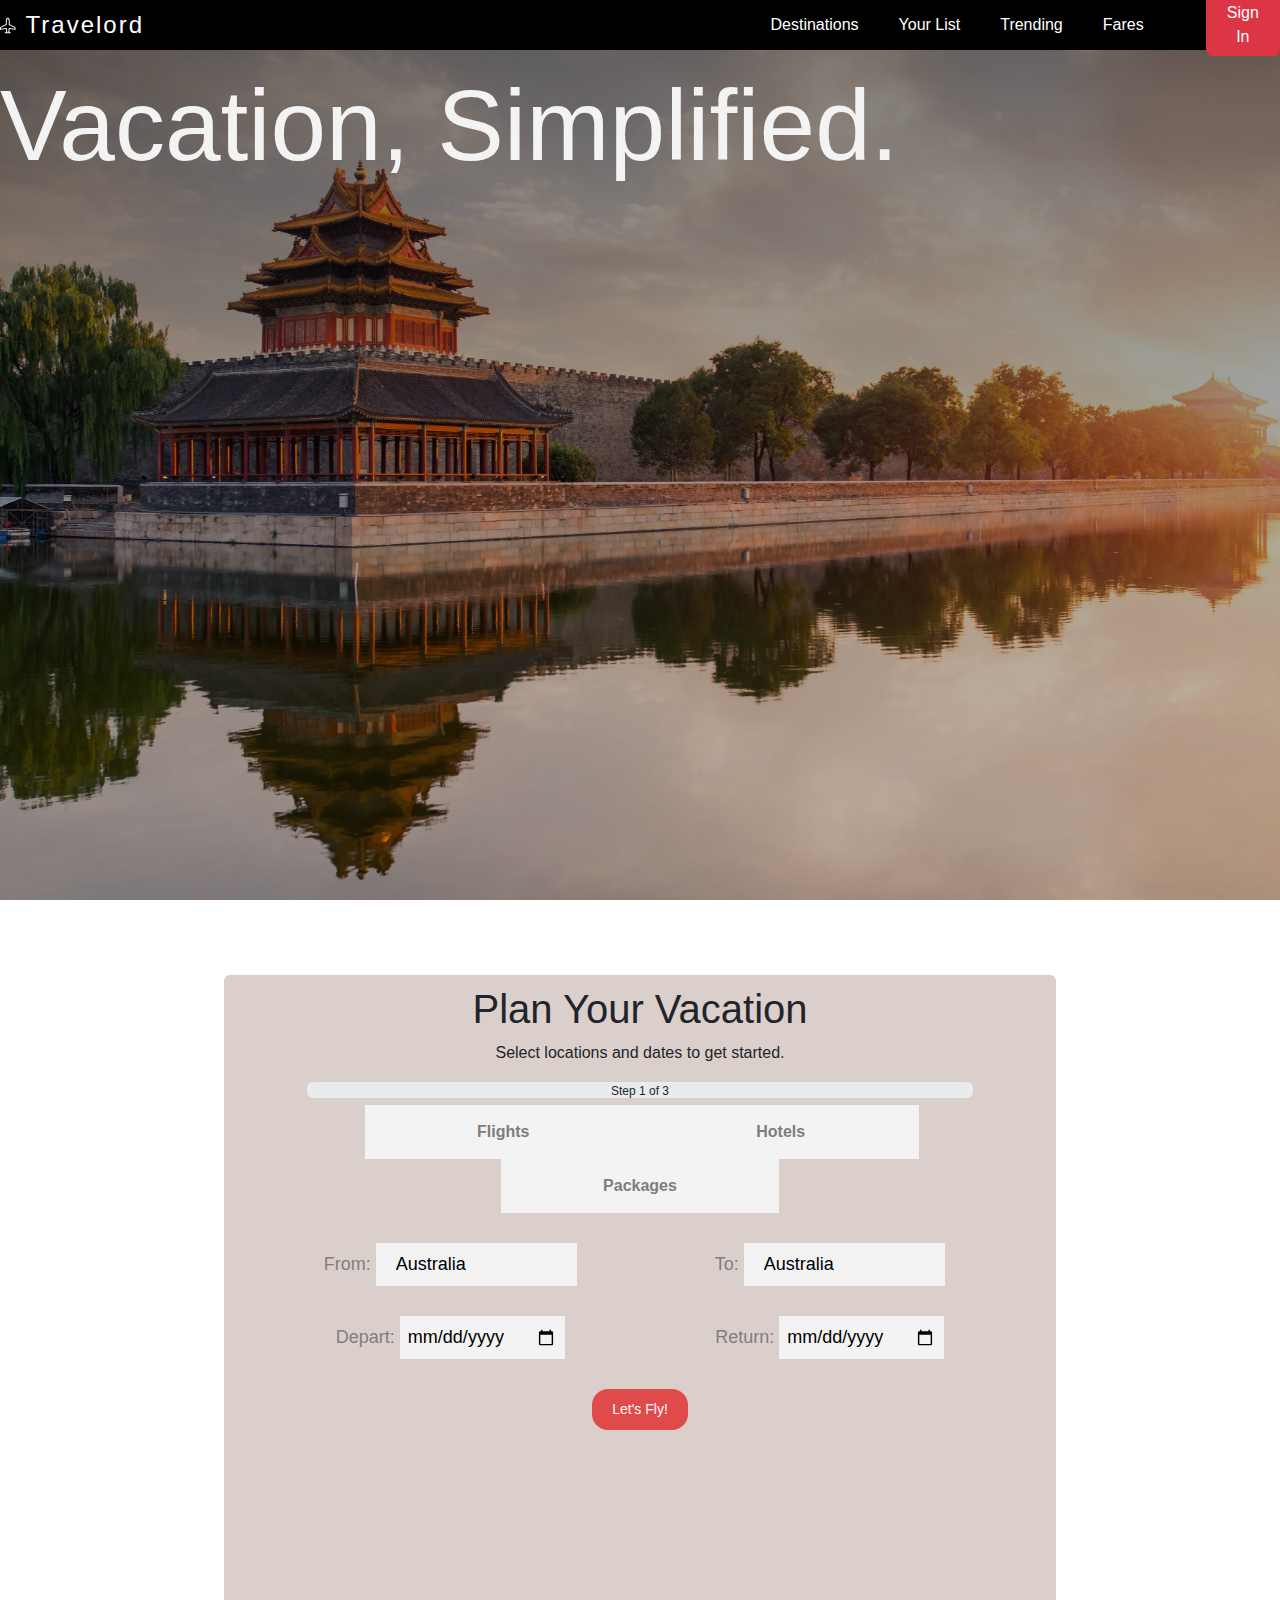
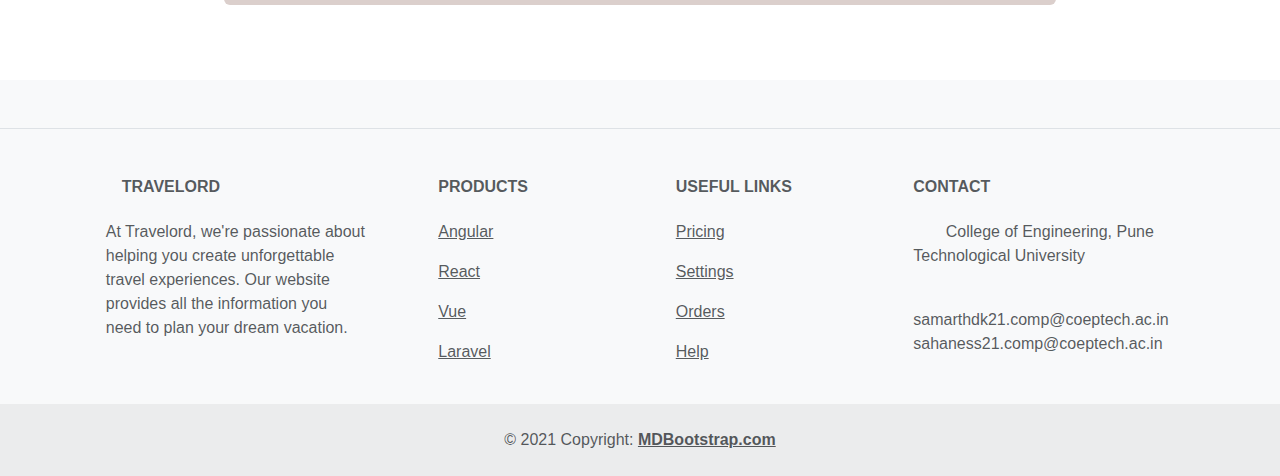
<file: travel website/index.html>
<!DOCTYPE html>
<html lang="en">

<head>
    <meta charset="UTF-8">
    <meta http-equiv="X-UA-Compatible" content="IE=edge">
    <meta name="viewport" content="width=device-width, initial-scale=1.0">
    <link href="https://cdn.jsdelivr.net/npm/bootstrap@5.2.3/dist/css/bootstrap.min.css" rel="stylesheet">
    <link rel="stylesheet" href="https://cdnjs.cloudflare.com/ajax/libs/font-awesome/4.7.0/css/font-awesome.min.css">
    <link href="https://fonts.googleapis.com/css?family=Open+Sans:400,700" rel="stylesheet">
    <script src="https://cdn.jsdelivr.net/npm/bootstrap@3.4.1/dist/js/bootstrap.min.js" integrity="sha384-aJ21OjlMXNL5UyIl/XNwTMqvzeRMZH2w8c5cRVpzpU8Y5bApTppSuUkhZXN0VxHd" crossorigin="anonymous"></script>
    <link rel="stylesheet" href="styles.css">
    <title>Travelord</title>
</head>

<body>
    <header>
        <nav>
            <svg xmlns="http://www.w3.org/2000/svg" width="16" height="23" fill="currentColor" class="bi bi-airplane"
                viewBox="0 0 16 16">
                <path
                    d="M6.428 1.151C6.708.591 7.213 0 8 0s1.292.592 1.572 1.151C9.861 1.73 10 2.431 10 3v3.691l5.17 2.585a1.5 1.5 0 0 1 .83 1.342V12a.5.5 0 0 1-.582.493l-5.507-.918-.375 2.253 1.318 1.318A.5.5 0 0 1 10.5 16h-5a.5.5 0 0 1-.354-.854l1.319-1.318-.376-2.253-5.507.918A.5.5 0 0 1 0 12v-1.382a1.5 1.5 0 0 1 .83-1.342L6 6.691V3c0-.568.14-1.271.428-1.849Zm.894.448C7.111 2.02 7 2.569 7 3v4a.5.5 0 0 1-.276.447l-5.448 2.724a.5.5 0 0 0-.276.447v.792l5.418-.903a.5.5 0 0 1 .575.41l.5 3a.5.5 0 0 1-.14.437L6.708 15h2.586l-.647-.646a.5.5 0 0 1-.14-.436l.5-3a.5.5 0 0 1 .576-.411L15 11.41v-.792a.5.5 0 0 0-.276-.447L9.276 7.447A.5.5 0 0 1 9 7V3c0-.432-.11-.979-.322-1.401C8.458 1.159 8.213 1 8 1c-.213 0-.458.158-.678.599Z" />
            </svg>
            <div class="Travelord"><a href="#">Travelord</a></div>
            <div class="header-links">
                <a href="#">Destinations</a>
                <a href="yourlist.html" target="_self">Your List</a>
                <a href="#">Trending</a>
                <a href="#">Fares</a>
                <!-- <a href="#">About</a> -->
            </div>
            <a class="btn btn-danger" href="loginpage.html" target="main" role="button">Sign In</a>
        </nav>
        <p class="background-text">Vacation, Simplified.</p>
    </header>

    <!-- <div class="booking-form-box">
        <div class="radio-btn">
        <input type="radio" class="btn" name="check" checked="checked"><span>Roundtrip</span>
        <input type="radio" class="btn" name="check"><span>One Way</span>
        <input type="radio" class="btn" name="check"><span>Multi-City</span>
        </div>
        
        <div class="booking-form">
        <label>Flying From</label>
        <input type="text" class="form-control" placeholder="City or Airport">
        <label>Flying To</label>
        <input type="text" class="form-control" placeholder="City or Airport">
        <div>
        
        <div class="input-grp">
        <label>Departing</label>
        <input type="date" class="form-control select-date">
        </div>
        
        <div class="input-grp">
        <label>Returning</label>
        <input type="date" class="form-control select-date">
        </div>
        
        <div class="input-grp">
        <label>Adults</label>
        <input type="number" class="form-control" value="0">
        </div>
        
        <div class="input-grp">
        <label>Children</label>
        <input type="number" class="form-control" value="0">
        </div>
       
        <div class="input-grp">		
        <label>Travel Class</label>
        <select class="custom-select">
        <option value="1">Economy Class</option>
        <option value="2">Buisness Class</option>
        </select>
        </div>
        
        <div class="input-grp">
        <button type="button" class="btn btn-primary" flight>Show Flights</button>
        </div>
    </div> -->

    <!-- <h1>book my trip</h1>
    <div class="booking-form">

    <p class="marketing">offers a quick nd easy way to book tickets online</p>
    
    <input type="radio" name="go"> <span>Flight</span>
    <input type="radio" name="go" checked> <span>Train</span>
    <input type="radio" name="go"> <span>Bus</span>
    <input type="text" placeholder="Your Name" name='come'>
    <span class='cal'>
    <input type="text" placeholder="Date" name='come'>
    </span>
    <select><option class='opy'>Destination City</option></select>
    <select><option>Select Class</option></select>
    <select><option>Adults</option></select>
    <select><option>Children</option></select>
    <input type='submit' value='Submit'>

    </div>
    
    <p>&copy; 2017 Book My Trip All right reserved | designed by RH20</p> -->

    
    <!-- Form for Entering the destination country/ city -->
    <main class ="content">
        <form class="form">
        <div class ="title">
          <h1>Plan Your Vacation</h1>
            <p>Select locations and dates to get started.</p>
        </div>
        <div class="progress">
          <p>Step 1 of 3</p>
        <div class="progress-bar">
          <div class="bar-pink">
            <p>33%</p>
          </div>
         </div>
        </div>
        <div class ="categories">
          <button class="flights button">Flights</button>
          <button class="Hotels button">Hotels</button>
          <button class ="Packages button">Packages</button>
        </div>
       <div class="row1">
        <div class="locations from-location1">
         <label class="from-location2" for="from">From:</label>
          <select class="from">
            <option value="England">Australia</option>
            <option value="England">Asgard</option>
            <option value="England">Brazil</option>
            <option value="England">Burma</option>
            <option value="England">Burundi</option>
            <option value="England">China</option>
            <option value="England">Congo</option>
            <option value="England">Dominican Republic</option>
            <option value="England">England</option>
            <option value="England">El Salvador</option>
            <option value="England">Ethiopia</option>
            <option value="India">India</option>
            <option value="England">Iraq</option>
            <option value="Italy">Italy</option>
            <option value="England">Japan</option>
            <option value="England">Russia</option>
            <option value="England">Somalia</option>
            <option value="England">Syria</option>
            <option value="United States">United States</option>
            <option value="England">Yemen</option>
            <option value="Wakanda">Wakanda</option>
          </select>
        </div>
        <div class="locations to-location1">
          <label class="to-location2" for="to">To:</label>
          <select class="to">
           <option value="England">Australia</option>
            <option value="England">Asgard</option>
            <option value="England">Brazil</option>
            <option value="England">Burma</option>
            <option value="England">Burundi</option>
            <option value="England">China</option>
            <option value="England">Congo</option>
            <option value="England">Dominican Republic</option>
            <option value="England">England</option>
            <option value="England">El Salvador</option>
            <option value="England">Ethiopia</option>
            <option value="India">India</option>
            <option value="England">Iraq</option>
            <option value="Italy">Italy</option>
            <option value="England">Japan</option>
            <option value="England">Russia</option>
            <option value="England">Somalia</option>
            <option value="England">Syria</option>
            <option value="United States">United States</option>
            <option value="England">Yemen</option>
            <option value="Wakanda">Wakanda</option>
          </select>
        </div>
      </div>
        <div class="row2">
          <div class="dates depart">
            <label class="depart-date" for="depart">Depart:</label>
            <input class="departure-date" type="date"></input>
          </div>
          <div class="dates return">
            <label class="returning-date" for="return">Return:</label>
            <input class="return-date" type="date"></input>     
          </div>
        </div>
        <div class="next-button">
        <button class="next" value="submit">Let's Fly!</button>
          </div>
        </form>
      </main>
    


    
<!-- Footer -->
<footer class="text-center text-lg-start bg-light text-muted">
  <!-- Section: Social media -->
  <section class="d-flex justify-content-center justify-content-lg-between p-4 border-bottom">
    <!-- Left -->
    
    <!-- Left -->

    <!-- Right -->
  
    <!-- Right -->
  </section>
  <!-- Section: Social media -->

  <!-- Section: Links  -->
  <section class="">
    <div class="container text-center text-md-start mt-5">
      <!-- Grid row -->
      <div class="row mt-3">
        <!-- Grid column -->
        <div class="col-md-3 col-lg-4 col-xl-3 mx-auto mb-4">
          <!-- Content -->
          <h6 class="text-uppercase fw-bold mb-4">
            <i class="fas fa-gem me-3"></i>Travelord
          </h6>
          <p>
            At Travelord, we're passionate about helping you create unforgettable travel experiences. 
            Our website provides all the information you need to plan your dream vacation.

          </p>
        </div>
        <!-- Grid column -->

        <!-- Grid column -->
        <div class="col-md-2 col-lg-2 col-xl-2 mx-auto mb-4">
          <!-- Links -->
          <h6 class="text-uppercase fw-bold mb-4">
            Products
          </h6>
          <p>
            <a href="#!" class="text-reset">Angular</a>
          </p>
          <p>
            <a href="#!" class="text-reset">React</a>
          </p>
          <p>
            <a href="#!" class="text-reset">Vue</a>
          </p>
          <p>
            <a href="#!" class="text-reset">Laravel</a>
          </p>
        </div>
        <!-- Grid column -->

        <!-- Grid column -->
        <div class="col-md-3 col-lg-2 col-xl-2 mx-auto mb-4">
          <!-- Links -->
          <h6 class="text-uppercase fw-bold mb-4">
            Useful links
          </h6>
          <p>
            <a href="#!" class="text-reset">Pricing</a>
          </p>
          <p>
            <a href="#!" class="text-reset">Settings</a>
          </p>
          <p>
            <a href="#!" class="text-reset">Orders</a>
          </p>
          <p>
            <a href="#!" class="text-reset">Help</a>
          </p>
        </div>
        <!-- Grid column -->

        <!-- Grid column -->
        <div class="col-md-4 col-lg-3 col-xl-3 mx-auto mb-md-0 mb-4">
          <!-- Links -->
          <h6 class="text-uppercase fw-bold mb-4">Contact</h6>
          <p><i class="fas fa-home me-3"></i> College of Engineering, Pune Technological University</p>
          <p>
            <i class="fas fa-envelope me-3"></i>
            samarthdk21.comp@coeptech.ac.in
            sahaness21.comp@coeptech.ac.in
          </p>
          
        </div>
        <!-- Grid column -->
      </div>
      <!-- Grid row -->
    </div>
  </section>
  <!-- Section: Links  -->

  <!-- Copyright -->
  <div class="text-center p-4" style="background-color: rgba(0, 0, 0, 0.05);">
    © 2021 Copyright:
    <a class="text-reset fw-bold" href="https://mdbootstrap.com/">MDBootstrap.com</a>
  </div>
  <!-- Copyright -->
</footer>
<!-- Footer -->






</body>

</html>
</file>
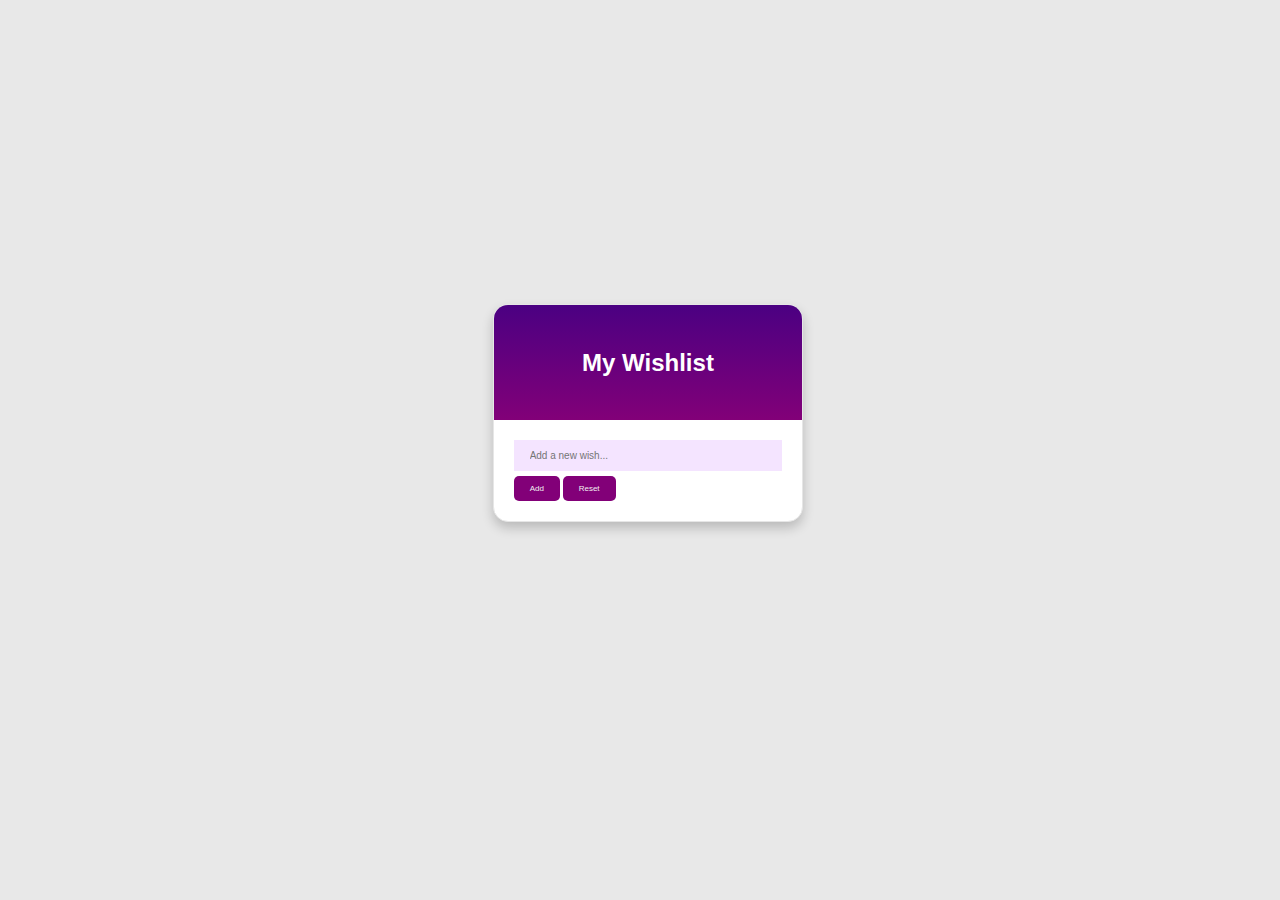
<file: travel website/yourlist.html>
<!DOCTYPE html>
<html lang="en">
<head>
    <meta charset="UTF-8">
    <meta http-equiv="X-UA-Compatible" content="IE=edge">
    <meta name="viewport" content="width=device-width, initial-scale=1.0">
    <link rel="stylesheet" href="yourlist.css">
    <!-- <script src="yourlist.js"></script> -->
    <title>Document</title>

</head>

<body>
    
    <section class="content-area">
        <div class="container">
          <header class="header">
            <h2>My Wishlist</h2>
          </header>
          <div class="list-area">
            <div class="input-area">
              <input type="text" id="new-wish-input" placeholder="Add a new wish...">
              <button id="add-wish-button" class="btn">Add</button>
              <button id="reset-button" class="btn">Reset</button>
            </div>
            <ul id="wish-list"></ul>
          </div>
        </div>
      </section>


      <!-- JAVSCRIPT FOR SAVING THE ADDED WISHLIST ELEMENT -->
      <script>console.log("hello");

        //Declare global variables
        const input = document.getElementById("new-wish-input");
        const wishList = document.getElementById("wish-list");
        
        // Add input to list when "Add" button clicked
        // Add event listener to Add button
        const elem = document.getElementById("add-wish-button");
        if(elem == null){
          console.log("NULL aahe");
        }
        elem.addEventListener("click", addWish);
        // Define addWish function
        function addWish() {
          // Create list item when a new wish is entered
          if (input.value !== "") {
            const li = document.createElement("li");
            li.className = "wish-item";
        
            //Include a checkbox in the list item and add an event listener
            const checkBox = document.createElement("input");
            checkBox.type = "checkbox";
            checkBox.className = "check-box";
            checkBox.addEventListener("change", toggleWishCompletion);
        
            //Include the input value as the text of the list item
            const wishText = document.createElement("span");
            wishText.textContent = input.value;
        
            //Include a button for deleting the list item and add an event listener
            const deleteButton = document.createElement("span");
            deleteButton.textContent = "x";
            deleteButton.className = "delete-button";
            deleteButton.addEventListener("click", deleteWish);
        
            //Append each component defined above to the list item
            li.appendChild(checkBox);
            li.appendChild(wishText);
            li.appendChild(deleteButton);
        
            //Append the list item to the list
            wishList.appendChild(li);
        
            //Clear the input value, resets back to placeholder value
            input.value = "";
          }
        }
        
        //Toggle checkbox status
        function toggleWishCompletion() {
          const wishItem = this.parentElement;
          wishItem.classList.toggle("completed");
        }
        
        //Delete specific wish from list
        function deleteWish() {
          const wishItem = this.parentElement;
          wishItem.remove();
        }
        
        // Remove all items from list when "Reset" button clicked
        // Add event listener to Reset button
        document.getElementById("reset-button").addEventListener("click", resetList);
        
        // Define reset function
        function resetList() {
          //Remove all items list items from ul
          wishList.innerHTML = "";
          //Clear the input value, resets back to placeholder value
          input.value = "";
        }
        </script>
</body>
</html>
</file>
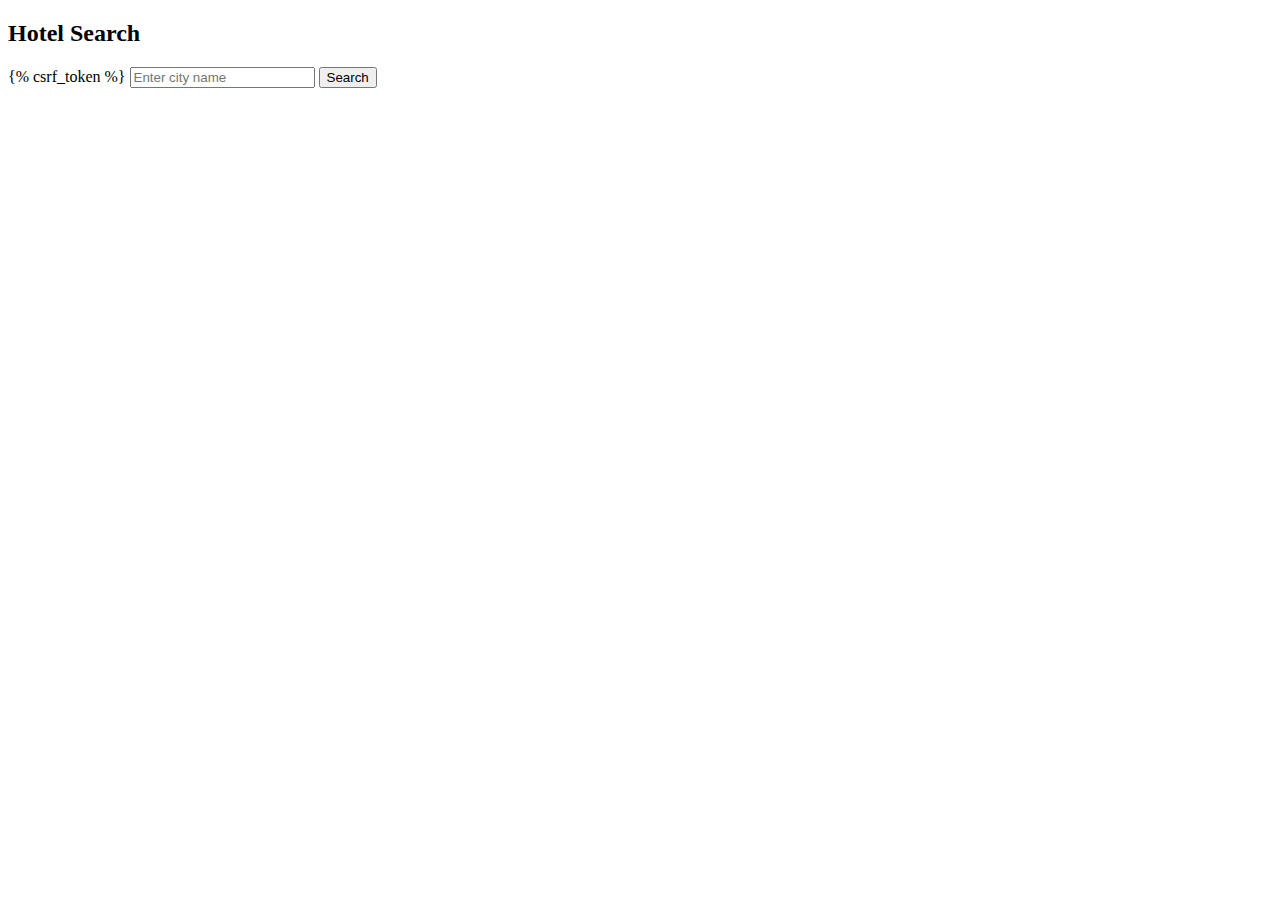
<file: hotel_scraping_project/hotels/templates/hotel_search.html>
<!DOCTYPE html>
<html lang="en">
<head>
    <meta charset="UTF-8">
    <meta http-equiv="X-UA-Compatible" content="IE=edge">
    <meta name="viewport" content="width=device-width, initial-scale=1.0">
    <title>Document</title>
</head>
<body>
    <h2>Hotel Search</h2>
    <form method="post">
        {% csrf_token %}
        <input type="text" name="city" placeholder="Enter city name">
        <button type="submit">Search</button>
    </form>    
</body>
</html>
</file>
<file: travel website/styles.css>
body {
    font-family: sans-serif;
    margin: 0;
    padding: 0;
}

header {
    width: 100%;
    background: linear-gradient(rgba(0, 0, 0, 0.5), rgba(0, 0, 0, 0.2)), url('main.jpg');
    background-size: cover;
    height: 100vh;
}

header p{
    color: #F3F3F3;
    font-size: 100px;
    font-weight: 400;
}

nav {
    margin-top: 0px;
    width: 100%;
    height: 50px;
    color: white;
    background-color: black;
    display: flex;
    justify-content: left;
    align-items: center;
}

.Travelord {
    width: 30%;
    margin-left: 10px;
    /* margin-right: 150px; */
    font-size: x-large;
    padding-left: 0px;
    letter-spacing: 2px;
}

.Travelord a {
    text-decoration: none;
    color: white;
}

.header-links {
    width: 50%;
    margin-left: 150px;
    margin-right: 30px;
    display: flex;
    justify-content: center;
    align-items: center;
    padding-left: 190px;
}

.header-links a {
    padding: 10px 20px;
    text-decoration: none;
    color: white;
}

#success_message {
    display: none;
}



/* Form to take input of the destination */
/* .booking-form-box
{
    max-width:350px;
    border:1px solid #ced4da;
    margin:10% auto 0;
}
.radio-btn
{
    margin: 0 20px;
}
.radio-btn .btn
{
    margin:20px 10px 20px 0;
    box-shadow:none;
}
.radio-btn .btn::after
{
    content:'';
    height:15px;
    width:15px;
    top:-2px;
    left:-1px;
    background-color:#fff;
    position:relative;
    display: inline-block;
    border: 3px solid #fff;
    visibility:visible;
    border-radius:50%;
}
.radio-btn .btn:checked::after
{
    content:'';
    background-color:#000;
    transition:0.5s;
}
.radio-btn span
{
    color: #fff;
    margin-right:5px;
    font-size:12px;
}
.booking-form-box
{
    padding:0 20px 20px;
}
.booking-form label
{
    margin-bottom:5px;
    margin-top:10px;
    font-size:12px;
    color:#fff;
}
input::placeholder
{
    color: #fff !important;
}
.input-grp
{
    width:151px;
    display:inline-block;
}
.formcontrol
{
    font-size:12px !important;
    border-radius:0 !important;
    color:#fff !important;
    background: transparent !important;
    box-shadow:none !important;
}
.select-date::-webkit-inner-spin-button,
.select-date::-webkit-outer-spin-button
{
    -webkit-appearance: none;
    margin: 0px;
}
.select-date::-webkit-calender-picker-indicator
{
    background: transparent !important;
}
.custom-select
{
    color:#fff !important;
    font-size:12px !important;
    border:1px solid #ced4da !important;
    box-shadow:none !important;
    border-radius:0 !important;
    background:transparent !important;
}
.custom-select option
{
    color: #333;
}
.flight
{
    width:100px;
    padding:9px 0;
    font-size:12px;
    border:1px solid #ced4da !important;
    box-shadow:none !important;
    border-radius:0 !important;
    background:transparent !important;
}
.flight:hover
{
    background:#fff!important;
    color:000 !important;
    transition:0.5s
} */




/* *
{
  margin:0;
  box-sizing:border-box;
  padding:0
}


h1
{
  color:#FFF;
  text-align:center;
  text-transform:uppercase;
  padding:20px;
  font-family: 'Source Sans Pro', sans-serif;


}

.booking-form
{
  width:420px;
  height:450px;
  background:rgba(0,0,0,.6);
  margin:50px auto
}

.marketing
{
  font-size:17px;
  padding:30px
}

input[name='go']
{
  margin-left:60px;
  height:15px;
  width:15px;
  background-color:transparent;
  
}


.cal
{
  color:#FFF;
  font-size:16px;
  font-family: 'Source Sans Pro', sans-serif;
  
}

input[name='come']
{
  width:80%;
  margin:25px auto;
  display:block;
  padding:10px;
  border-radius:20px;
  border:none;
  outline:0;
}



.cal
{
  position:relative;
  
}

.cal:before
{
  content:"\f073";
  position:absolute;
  font-family:'FontAwesome';
  top:11px;
  left:349px;
  z-index:1;
  color:#000;
  font-size:14px
  
  
  
}


select
{
  height:30px;
  width:150px;
  border-radius:10px;
  border:0;
  outline:0;
  margin:20px 0 0 38px;
  padding:5px;
  
  
}

input[type='submit']
{
  width:80%;
  margin:30px auto;
  display:block;
  border-radius:10px;
  border:0;
  outline:0;
  height:35px;
  background:#27aa9d;
  color:#FFF
}

p:last-child
{
  font-size:16px;
  padding-bottom:30px
}


.opy
{
  font-size:20px;
  background:red;
  
} */





body{
    background-color: white;
}



.content {
    max-width: 65%;
    height: 70vh;
    margin: 75px auto;
    border-radius: 6px;
    background-color: rgb(219, 207, 204);
  }
  
  .form {
    text-align: center;
  }
  
  .title {
    text-align: center;
    padding-top: 10px;
  }
  
  .progress {
    width: 80%;
    display: inline-block;
    text-align: center;
  }
  
  .progress-bar {
    background-color: #FEAFEB;
    margin-bottom: 20px;
    border-radius: 16px;
  }
  
  .bar-pink {
    height: 26px;
    width: 33%;
    background-color: #e14a4a;
    color: white;
    border-radius: 16px;
  }
  
  .categories {
    width: 100%;
    display: inline-block;
  }
  
  .button {
    background-color: #F3F3F3;
    width: 33.3%;
    border: none;
    color: #7E7E7E;
    font-size: 16px;
    font-weight: bold;
    padding: 15px;
  }
  
  button:hover {
    background-color: #e14a4a;
    color: white;
  }
  
  .Hotels {
    margin-left: -4px;
    margin-right: -4px;
  }
  
  .row1 {
    width: 100%;
    margin-top: 30px;
    font-size: 18px;
  }
  
  .locations {
    display: inline-block;
  }
  
  .from-location2 {
    color: #7E7E7E;
  }
  
  .from {
    -webkit-appearance: none;
    background-color: #F3F3F3;
    padding: 8px 20px;
    border: none;
  }
  
  .from-location1 {
    width: 45%;
  }
  
  .to-location1 {
    width: 45%;
  }
  
  .to-location2 {
    color: #7E7E7E;
  }
  
  .to {
    -webkit-appearance: none;
    background-color: #F3F3F3;
    padding: 8px 20px;
    border: none;
  }
  
  .row2 {
    width: 100%;
    margin-top: 30px;
    font-size: 18px;
  }
  
  .dates {
    display: inline-block;
    border: none;
  }
  
  .depart {
    width: 45%;
    color: #7E7E7E;
  }
  
  .departure-date {
    border: none;
    padding: 8px 8px;
    background-color: #F3F3F3;
  }
  
  .return {
    width: 45%;
    color: #7E7E7E;
  }
  
  .return-date {
    border: none;
    padding: 8px 8px;
    background-color: #F3F3F3;
  }
  
  .next-button {
    padding-top: 10px;
    padding-bottom: 10px;  
  }
  
  .next {
    display: block;
    margin: 20px auto 20px;
    padding: 10px 20px;
    font-size: 14px;
    background-color: #e14a4a;
    color: white;
    border: none;
    border-radius: 16px; 
  }
  
  .next:hover {
    background-color: #e14a4a;
  }
</file>
<file: travel website/yourlist.css>
* {
    box-sizing: border-box;
    font-size: 10px;
    font-family: "Montserrat", sans-serif;
  }
  body {
    background: #e8e8e8;
    font-family: "Montserrat", sans-serif;
  }
  .content-area {
    display: flex;
    align-items: center;
    justify-content: center;
    height: 90vh;
    width: 100vw;
    padding: 1rem;
    line-height: 1.5;
  }
  .container {
    background: #fff;
    border: 1px solid #e6e6e6;
    border-radius: 15px;
    box-shadow: 0 6px 12px rgba(0, 0, 0, 0.2);
    overflow: hidden;
  }
  
  /* HEADER */
  .header {
    color: white;
    background: linear-gradient(#4b0082, #820078);
    text-align: center;
    padding: 2rem;
  }
  h2 {
    font-size: 2.4rem;
  }
  
  /* LIST AREA */
  .list-area {
    margin: 2rem;
  }
  .input-area {
    margin: 2rem 0;
  }
  #new-wish-input {
    font-size: 1rem;
    padding: 10px 16px;
    border: none;
    background: #f4e4ff;
    width: 100%;
    margin-bottom: 0.5rem;
  }
  .btn {
    display: inline-block;
    font-size: 0.8rem;
    width: fit-content;
    border: none;
    border-radius: 5px;
    color: #f1f1f1;
    background: #820078;
    padding: 8px 16px;
    cursor: pointer;
  }
  .btn:hover {
    background: #4b0082;
    color: #fff;
  }
  
  ul {
    list-style-type: none;
    padding: 0;
  }
  li {
    display: flex;
    align-items: center;
    margin-bottom: 8px;
  }
  .task-item {
    flex: 1;
  }
  .check-box {
    margin-right: 8px;
    accent-color: #820078;
  }
  .delete-button {
    cursor: pointer;
    margin-left: auto;
    background: #820078;
    color: #fff;
    font-size: 0.8rem;
    line-height: 1;
    padding: 0.1rem 0.3rem;
    border-radius: 2px;
  }
</file>
